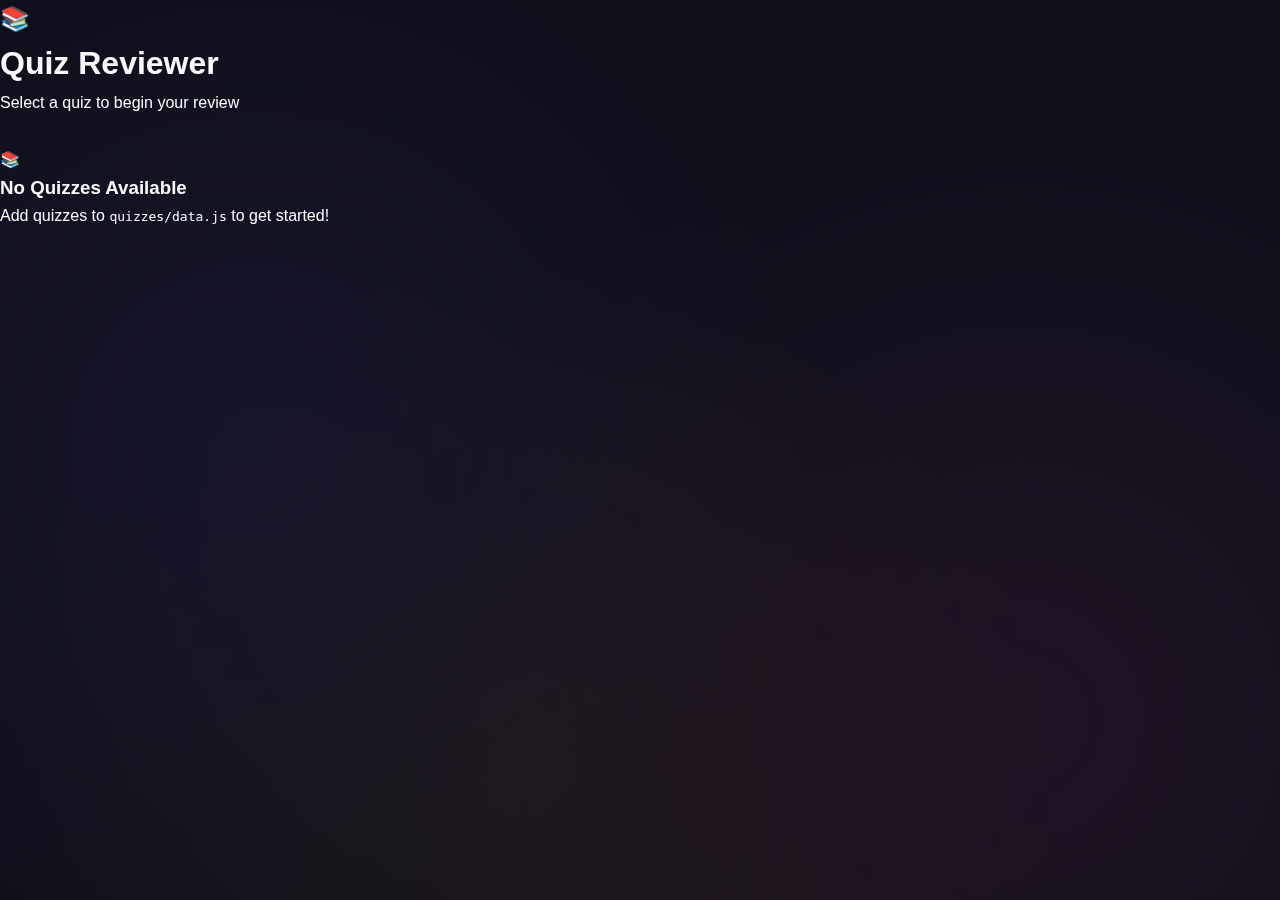
<file: quiz-reviewer/index.html>
<!DOCTYPE html>
<html lang="en">
<head>
    <meta charset="UTF-8">
    <meta name="viewport" content="width=device-width, initial-scale=1.0">
    <title>Quiz Reviewer</title>
    <meta name="description" content="Interactive quiz reviewer with beautiful UI">
    <link rel="stylesheet" href="css/styles.css">
</head>
<body>
    <!-- Background Pattern -->
    <div class="bg-pattern"></div>

    <!-- Quiz Selection Screen -->
    <div class="screen" id="selection-screen">
        <div class="container">
            <!-- Header -->
            <div class="header">
                <div class="logo">📚</div>
                <h1>Quiz Reviewer</h1>
                <p>Select a quiz to begin your review</p>
            </div>
            
            <!-- Quiz List -->
            <div class="quiz-list" id="quiz-list">
                <!-- Quizzes will be loaded here dynamically -->
            </div>
        </div>
    </div>

    <!-- Quiz Screen -->
    <div class="screen hidden" id="quiz-screen">
        <!-- Quiz Header -->
        <div class="quiz-header">
            <button class="back-btn" onclick="exitQuiz()" aria-label="Exit quiz">
                <svg width="24" height="24" viewBox="0 0 24 24" fill="none" stroke="currentColor" stroke-width="2">
                    <path d="M19 12H5M12 19l-7-7 7-7"/>
                </svg>
            </button>
            <div class="quiz-info">
                <h2 id="quiz-title">Quiz</h2>
                <div class="timer" id="timer">00:00</div>
            </div>
        </div>

        <!-- Progress Bar -->
        <div class="progress-bar">
            <div class="progress-fill" id="progress-fill"></div>
        </div>

        <!-- Question Container -->
        <div class="question-container">
            <div class="question-number" id="question-number">Question 1 of 10</div>
            <div class="question-text" id="question-text"></div>
            <div class="options-list" id="options"></div>
        </div>

        <!-- Quiz Controls -->
        <div class="quiz-controls">
            <button class="btn btn-secondary" id="prev-btn" onclick="previousQuestion()" disabled>
                <svg width="20" height="20" viewBox="0 0 24 24" fill="none" stroke="currentColor" stroke-width="2">
                    <path d="M19 12H5M12 19l-7-7 7-7"/>
                </svg>
                Previous
            </button>
            <span class="question-indicator" id="question-indicator">1 / 10</span>
            <button class="btn btn-primary" id="next-btn" onclick="nextQuestion()">
                Next
                <svg width="20" height="20" viewBox="0 0 24 24" fill="none" stroke="currentColor" stroke-width="2">
                    <path d="M5 12h14M12 5l7 7-7 7"/>
                </svg>
            </button>
        </div>
    </div>

    <!-- Results Screen -->
    <div class="screen hidden" id="results-screen">
        <div class="container">
            <!-- Results Header -->
            <div class="results-header">
                <div class="score-circle">
                    <svg class="score-ring" width="200" height="200">
                        <circle class="ring-bg" cx="100" cy="100" r="85"/>
                        <circle class="ring-fill" id="score-ring" cx="100" cy="100" r="85"/>
                    </svg>
                    <div class="score-text">
                        <div class="score-percent" id="score-percent">0%</div>
                        <div class="score-label">Score</div>
                    </div>
                </div>
                
                <h2>Quiz Complete!</h2>
                
                <div class="results-summary">
                    <div class="summary-item">
                        <span class="summary-label">Correct</span>
                        <span class="summary-value correct" id="correct-count">0</span>
                    </div>
                    <div class="summary-item">
                        <span class="summary-label">Incorrect</span>
                        <span class="summary-value incorrect" id="incorrect-count">0</span>
                    </div>
                    <div class="summary-item">
                        <span class="summary-label">Time</span>
                        <span class="summary-value" id="total-time">0:00</span>
                    </div>
                </div>
            </div>

            <!-- Results Details -->
            <div class="results-details" id="results-details">
                <!-- Detailed results will be inserted here -->
            </div>

            <!-- Results Actions -->
            <div class="results-actions">
                <button class="btn btn-primary" onclick="retakeQuiz()">
                    <svg width="20" height="20" viewBox="0 0 24 24" fill="none" stroke="currentColor" stroke-width="2">
                        <polyline points="1 4 1 10 7 10"/>
                        <path d="M3.51 15a9 9 0 1 0 2.13-9.36L1 10"/>
                    </svg>
                    Retake Quiz
                </button>
                <button class="btn btn-secondary" onclick="backToSelection()">
                    Choose Another Quiz
                </button>
            </div>
        </div>
    </div>

    <!-- Scripts -->
    <script src="js/quiz.js"></script>
    <script src="js/app.js"></script>
</body>
</html>
</file>
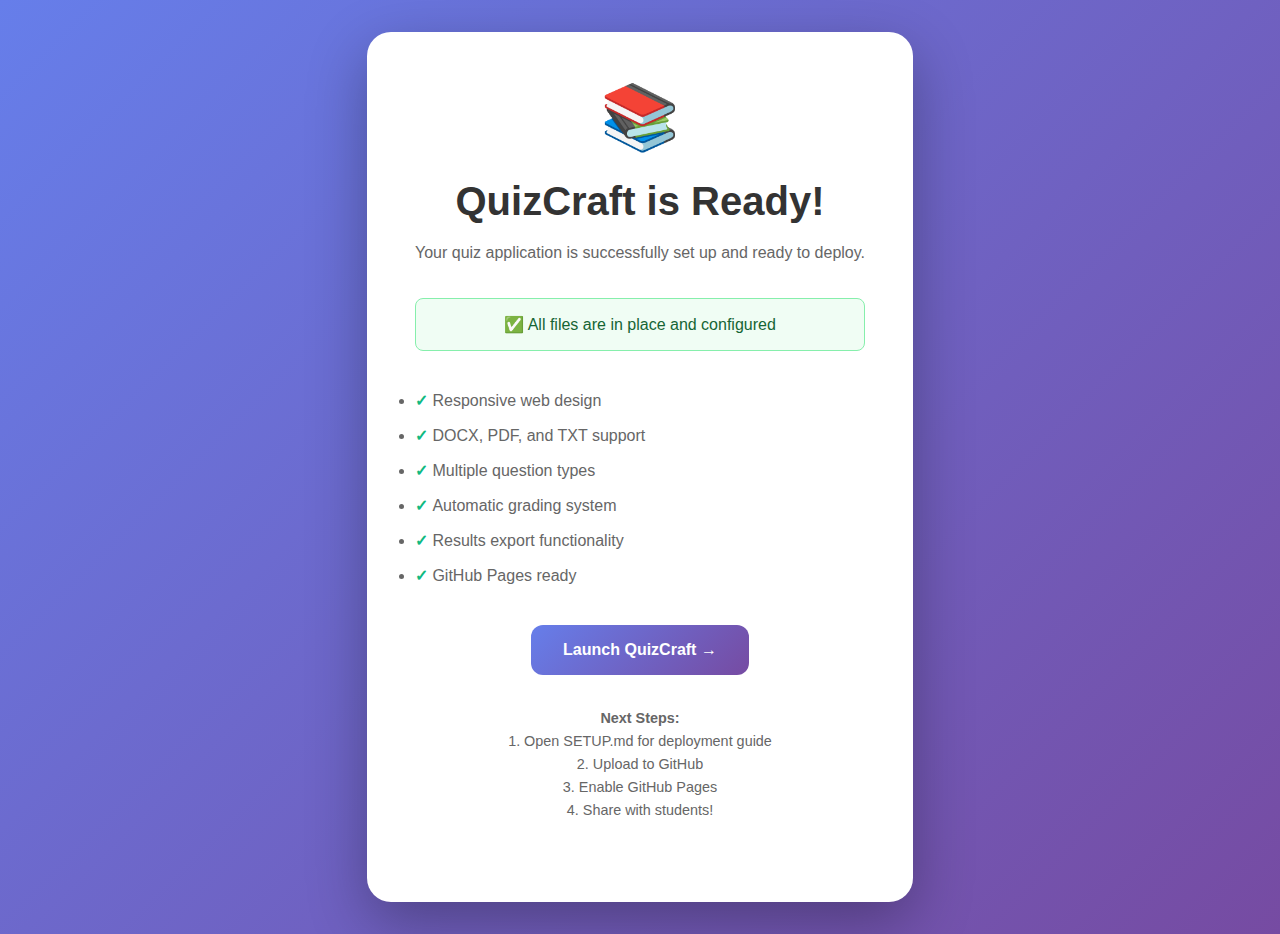
<file: quiz-web/start.html>
<!DOCTYPE html>
<html lang="en">
<head>
    <meta charset="UTF-8">
    <meta name="viewport" content="width=device-width, initial-scale=1.0">
    <title>QuizCraft - Local Test</title>
    <style>
        * { margin: 0; padding: 0; box-sizing: border-box; }
        body {
            font-family: -apple-system, BlinkMacSystemFont, 'Segoe UI', sans-serif;
            background: linear-gradient(135deg, #667eea 0%, #764ba2 100%);
            min-height: 100vh;
            display: flex;
            align-items: center;
            justify-content: center;
            padding: 2rem;
        }
        .container {
            background: white;
            border-radius: 1.5rem;
            padding: 3rem;
            max-width: 600px;
            box-shadow: 0 20px 60px rgba(0,0,0,0.3);
            text-align: center;
        }
        h1 {
            font-size: 2.5rem;
            margin-bottom: 1rem;
            color: #333;
        }
        .emoji {
            font-size: 4rem;
            margin-bottom: 1.5rem;
        }
        p {
            color: #666;
            line-height: 1.6;
            margin-bottom: 2rem;
        }
        .btn {
            display: inline-block;
            background: linear-gradient(135deg, #667eea 0%, #764ba2 100%);
            color: white;
            padding: 1rem 2rem;
            border-radius: 0.75rem;
            text-decoration: none;
            font-weight: 600;
            transition: transform 0.2s;
        }
        .btn:hover {
            transform: translateY(-2px);
        }
        .status {
            margin-top: 2rem;
            padding: 1rem;
            background: #f0fdf4;
            border: 1px solid #86efac;
            border-radius: 0.5rem;
            color: #166534;
        }
        .checklist {
            text-align: left;
            margin: 2rem 0;
        }
        .checklist li {
            padding: 0.5rem 0;
            color: #666;
        }
        .checklist li::before {
            content: "✓ ";
            color: #10b981;
            font-weight: bold;
        }
    </style>
</head>
<body>
    <div class="container">
        <div class="emoji">📚</div>
        <h1>QuizCraft is Ready!</h1>
        <p>Your quiz application is successfully set up and ready to deploy.</p>
        
        <div class="status">
            ✅ All files are in place and configured
        </div>
        
        <ul class="checklist">
            <li>Responsive web design</li>
            <li>DOCX, PDF, and TXT support</li>
            <li>Multiple question types</li>
            <li>Automatic grading system</li>
            <li>Results export functionality</li>
            <li>GitHub Pages ready</li>
        </ul>
        
        <a href="index.html" class="btn">Launch QuizCraft →</a>
        
        <p style="margin-top: 2rem; font-size: 0.9rem;">
            <strong>Next Steps:</strong><br>
            1. Open SETUP.md for deployment guide<br>
            2. Upload to GitHub<br>
            3. Enable GitHub Pages<br>
            4. Share with students!
        </p>
    </div>
</body>
</html>
</file>
<file: quiz-reviewer/css/styles.css>
:root {
    /* Color Palette - Educational Tech Aesthetic */
    --primary: #6366f1;
    --primary-dark: #4f46e5;
    --primary-light: #818cf8;
    --secondary: #ec4899;
    --accent: #f59e0b;
    --success: #10b981;
    --error: #ef4444;
    --warning: #f59e0b;
    
    /* Neutrals */
    --bg-primary: #0f0f1a;
    --bg-secondary: #1a1a2e;
    --bg-tertiary: #252538;
    --surface: #2a2a3e;
    --surface-hover: #33334a;
    
    --text-primary: #f8fafc;
    --text-secondary: #cbd5e1;
    --text-muted: #94a3b8;
    
    /* Borders */
    --border: #334155;
    --border-light: #475569;
    
    /* Shadows */
    --shadow-sm: 0 2px 8px rgba(0, 0, 0, 0.3);
    --shadow-md: 0 4px 16px rgba(0, 0, 0, 0.4);
    --shadow-lg: 0 8px 32px rgba(0, 0, 0, 0.5);
    --shadow-glow: 0 0 40px rgba(99, 102, 241, 0.3);
    
    /* Typography */
    --font-display: 'Outfit', sans-serif;
    --font-mono: 'JetBrains Mono', monospace;
    
    /* Spacing */
    --space-xs: 0.5rem;
    --space-sm: 1rem;
    --space-md: 1.5rem;
    --space-lg: 2rem;
    --space-xl: 3rem;
    --space-2xl: 4rem;
    
    /* Animations */
    --transition-fast: 150ms cubic-bezier(0.4, 0, 0.2, 1);
    --transition-base: 250ms cubic-bezier(0.4, 0, 0.2, 1);
    --transition-slow: 400ms cubic-bezier(0.4, 0, 0.2, 1);
}

* {
    margin: 0;
    padding: 0;
    box-sizing: border-box;
}

html {
    scroll-behavior: smooth;
}

body {
    font-family: var(--font-display);
    background: var(--bg-primary);
    color: var(--text-primary);
    line-height: 1.6;
    overflow-x: hidden;
    position: relative;
}

/* Background Pattern */
.bg-pattern {
    position: fixed;
    top: 0;
    left: 0;
    width: 100%;
    height: 100%;
    z-index: -1;
    background: 
        radial-gradient(circle at 20% 50%, rgba(99, 102, 241, 0.08) 0%, transparent 50%),
        radial-gradient(circle at 80% 80%, rgba(236, 72, 153, 0.08) 0%, transparent 50%),
        radial-gradient(circle at 40% 90%, rgba(245, 158, 11, 0.05) 0%, transparent 50%);
    background-size: 100% 100%;
    animation: bgShift 20s ease-in-out infinite alternate;
}

@keyframes bgShift {
    0% { transform: translate(0, 0) scale(1); }
    100% { transform: translate(-20px, 20px) scale(1.05); }
}

/* Navigation */
.navbar {
    position: sticky;
    top: 0;
    z-index: 100;
    background: rgba(15, 15, 26, 0.8);
    backdrop-filter: blur(20px);
    border-bottom: 1px solid var(--border);
    animation: slideDown 0.6s ease-out;
}

@keyframes slideDown {
    from {
        transform: translateY(-100%);
        opacity: 0;
    }
    to {
        transform: translateY(0);
        opacity: 1;
    }
}

.nav-container {
    max-width: 1400px;
    margin: 0 auto;
    padding: 1.2rem 2rem;
    display: flex;
    justify-content: space-between;
    align-items: center;
}

.logo {
    display: flex;
    align-items: center;
    gap: 0.75rem;
    font-weight: 800;
    font-size: 1.5rem;
    color: var(--text-primary);
}

.logo-icon {
    font-size: 2rem;
    animation: bounce 2s ease-in-out infinite;
}

@keyframes bounce {
    0%, 100% { transform: translateY(0); }
    50% { transform: translateY(-5px); }
}

.nav-links {
    display: flex;
    gap: 2rem;
    align-items: center;
}

.nav-link {
    color: var(--text-secondary);
    text-decoration: none;
    font-weight: 600;
    font-size: 0.95rem;
    transition: color var(--transition-base);
    position: relative;
}

.nav-link::after {
    content: '';
    position: absolute;
    bottom: -4px;
    left: 0;
    width: 0;
    height: 2px;
    background: var(--primary);
    transition: width var(--transition-base);
}

.nav-link:hover,
.nav-link.active {
    color: var(--primary-light);
}

.nav-link:hover::after,
.nav-link.active::after {
    width: 100%;
}

.github-link {
    display: flex;
    align-items: center;
    gap: 0.5rem;
    padding: 0.5rem 1rem;
    border: 1px solid var(--border);
    border-radius: 0.5rem;
    transition: all var(--transition-base);
}

.github-link:hover {
    border-color: var(--primary);
    background: rgba(99, 102, 241, 0.1);
}

/* Hero Section */
.hero {
    max-width: 1400px;
    margin: 0 auto;
    padding: 6rem 2rem;
    display: grid;
    grid-template-columns: 1fr 1fr;
    gap: 4rem;
    align-items: center;
    min-height: calc(100vh - 80px);
}

.hero-content {
    animation: fadeInLeft 0.8s ease-out;
}

@keyframes fadeInLeft {
    from {
        opacity: 0;
        transform: translateX(-30px);
    }
    to {
        opacity: 1;
        transform: translateX(0);
    }
}

.hero-badge {
    display: inline-flex;
    align-items: center;
    gap: 0.5rem;
    padding: 0.5rem 1rem;
    background: rgba(16, 185, 129, 0.1);
    border: 1px solid rgba(16, 185, 129, 0.3);
    border-radius: 2rem;
    color: var(--success);
    font-size: 0.85rem;
    font-weight: 600;
    margin-bottom: 2rem;
}

.badge-dot {
    width: 8px;
    height: 8px;
    background: var(--success);
    border-radius: 50%;
    animation: pulse 2s ease-in-out infinite;
}

@keyframes pulse {
    0%, 100% { opacity: 1; transform: scale(1); }
    50% { opacity: 0.5; transform: scale(1.2); }
}

.hero-title {
    font-size: 3.5rem;
    font-weight: 800;
    line-height: 1.1;
    margin-bottom: 1.5rem;
    background: linear-gradient(135deg, var(--text-primary) 0%, var(--primary-light) 100%);
    -webkit-background-clip: text;
    -webkit-text-fill-color: transparent;
    background-clip: text;
}

.highlight {
    display: block;
    background: linear-gradient(135deg, var(--primary) 0%, var(--secondary) 100%);
    -webkit-background-clip: text;
    -webkit-text-fill-color: transparent;
    background-clip: text;
}

.hero-description {
    font-size: 1.25rem;
    color: var(--text-secondary);
    margin-bottom: 2.5rem;
    line-height: 1.8;
}

.hero-cta {
    display: flex;
    gap: 1rem;
    flex-wrap: wrap;
}

/* Quiz Selection Grid */
.quiz-list {
    display: grid;
    grid-template-columns: repeat(auto-fit, minmax(280px, 1fr));
    gap: 1.5rem;
    margin-top: 2rem;
}

/* Quiz Selection Button */
.quiz-card {
    background: var(--surface);
    border: 1px solid var(--border);
    border-radius: 1.25rem;
    padding: 1.75rem;
    text-align: left;
    cursor: pointer;

    display: flex;
    flex-direction: column;
    gap: 0.75rem;

    color: var(--text-primary);
    font-family: var(--font-display);

    transition:
        transform var(--transition-base),
        box-shadow var(--transition-base),
        border-color var(--transition-base),
        background var(--transition-base);
}

/* Hover */
.quiz-card:hover {
    transform: translateY(-6px);
    border-color: var(--primary);
    background: var(--surface-hover);
    box-shadow: var(--shadow-glow);
}

/* Active (click) */
.quiz-card:active {
    transform: translateY(-2px);
    box-shadow: var(--shadow-md);
}

/* Focus (keyboard accessibility) */
.quiz-card:focus-visible {
    outline: none;
    border-color: var(--primary);
    box-shadow: 0 0 0 4px rgba(99, 102, 241, 0.25);
}

/* Quiz Title */
.quiz-card h3 {
    font-size: 1.25rem;
    font-weight: 700;
    margin-bottom: 0.25rem;
    line-height: 1.3;
}

/* Quiz Description */
.quiz-card p {
    color: var(--text-secondary);
    font-size: 0.95rem;
    line-height: 1.6;
}

/* Quiz Meta (question count) */
.quiz-card small {
    margin-top: auto;
    color: var(--text-muted);
    font-weight: 600;
    font-size: 0.85rem;
    letter-spacing: 0.02em;
}


/* Buttons */
.btn {
    display: inline-flex;
    align-items: center;
    gap: 0.75rem;
    padding: 1rem 2rem;
    border: none;
    border-radius: 0.75rem;
    font-family: var(--font-display);
    font-size: 1rem;
    font-weight: 700;
    cursor: pointer;
    transition: all var(--transition-base);
    text-decoration: none;
}

.btn-primary {
    background: linear-gradient(135deg, var(--primary) 0%, var(--primary-dark) 100%);
    color: white;
    box-shadow: 0 4px 16px rgba(99, 102, 241, 0.4);
}

.btn-primary:hover {
    transform: translateY(-2px);
    box-shadow: 0 8px 24px rgba(99, 102, 241, 0.5);
}

.btn-primary:active {
    transform: translateY(0);
}

.btn-secondary {
    background: var(--surface);
    color: var(--text-primary);
    border: 1px solid var(--border);
}

.btn-secondary:hover {
    background: var(--surface-hover);
    border-color: var(--primary);
}

.btn-text {
    background: transparent;
    color: var(--text-secondary);
    padding: 0.75rem 1.5rem;
}

.btn-text:hover {
    color: var(--text-primary);
    background: rgba(255, 255, 255, 0.05);
}

.btn-primary-sm {
    background: var(--primary);
    color: white;
    padding: 0.75rem 1.5rem;
    font-size: 0.9rem;
}

/* Hero Visual */
.hero-visual {
    position: relative;
    height: 500px;
    animation: fadeInRight 0.8s ease-out;
}

@keyframes fadeInRight {
    from {
        opacity: 0;
        transform: translateX(30px);
    }
    to {
        opacity: 1;
        transform: translateX(0);
    }
}

.floating-card {
    position: absolute;
    background: var(--surface);
    border: 1px solid var(--border);
    border-radius: 1rem;
    padding: 1.5rem;
    box-shadow: var(--shadow-lg);
    animation: float 3s ease-in-out infinite;
}

.floating-card:nth-child(1) {
    top: 10%;
    left: 0;
    animation-delay: 0s;
}

.floating-card:nth-child(2) {
    top: 15%;
    right: 10%;
    animation-delay: 0.5s;
}

.floating-card:nth-child(3) {
    bottom: 30%;
    left: 20%;
    animation-delay: 1s;
}

.floating-card:nth-child(4) {
    bottom: 10%;
    right: 0;
    animation-delay: 1.5s;
}

@keyframes float {
    0%, 100% { transform: translateY(0) rotate(0deg); }
    50% { transform: translateY(-20px) rotate(2deg); }
}

.card-icon {
    font-size: 2rem;
    margin-bottom: 0.5rem;
}

.card-text {
    font-weight: 600;
    color: var(--text-secondary);
}

/* Sections */
section {
    padding: 6rem 2rem;
}

.section-header {
    text-align: center;
    margin-bottom: 4rem;
}

.section-title {
    font-size: 3rem;
    font-weight: 800;
    margin-bottom: 1rem;
    background: linear-gradient(135deg, var(--text-primary) 0%, var(--primary-light) 100%);
    -webkit-background-clip: text;
    -webkit-text-fill-color: transparent;
    background-clip: text;
}

.section-subtitle {
    font-size: 1.25rem;
    color: var(--text-secondary);
}

/* Features Grid */
.features {
    max-width: 1400px;
    margin: 0 auto;
}

.features-grid {
    display: grid;
    grid-template-columns: repeat(auto-fit, minmax(350px, 1fr));
    gap: 2rem;
}

.feature-card {
    background: var(--surface);
    border: 1px solid var(--border);
    border-radius: 1.5rem;
    padding: 2.5rem;
    transition: all var(--transition-base);
    animation: fadeInUp 0.6s ease-out backwards;
}

.feature-card:nth-child(1) { animation-delay: 0.1s; }
.feature-card:nth-child(2) { animation-delay: 0.2s; }
.feature-card:nth-child(3) { animation-delay: 0.3s; }
.feature-card:nth-child(4) { animation-delay: 0.4s; }
.feature-card:nth-child(5) { animation-delay: 0.5s; }
.feature-card:nth-child(6) { animation-delay: 0.6s; }

@keyframes fadeInUp {
    from {
        opacity: 0;
        transform: translateY(30px);
    }
    to {
        opacity: 1;
        transform: translateY(0);
    }
}

.feature-card:hover {
    transform: translateY(-8px);
    border-color: var(--primary);
    box-shadow: var(--shadow-glow);
}

.feature-icon {
    font-size: 3rem;
    margin-bottom: 1.5rem;
}

.feature-card h3 {
    font-size: 1.5rem;
    font-weight: 700;
    margin-bottom: 1rem;
}

.feature-card p {
    color: var(--text-secondary);
    line-height: 1.8;
}

/* How It Works */
.how-it-works {
    max-width: 1400px;
    margin: 0 auto;
    background: var(--bg-secondary);
}

.steps-container {
    display: flex;
    align-items: center;
    justify-content: center;
    gap: 2rem;
    max-width: 1200px;
    margin: 0 auto;
}

.step {
    flex: 1;
    text-align: center;
    animation: fadeInUp 0.6s ease-out backwards;
}

.step:nth-child(odd) { animation-delay: 0.2s; }
.step:nth-child(even) { animation-delay: 0.4s; }

.step-number {
    width: 80px;
    height: 80px;
    background: linear-gradient(135deg, var(--primary) 0%, var(--secondary) 100%);
    border-radius: 50%;
    display: flex;
    align-items: center;
    justify-content: center;
    font-size: 2rem;
    font-weight: 800;
    margin: 0 auto 1.5rem;
    box-shadow: 0 8px 24px rgba(99, 102, 241, 0.4);
}

.step-content h3 {
    font-size: 1.5rem;
    font-weight: 700;
    margin-bottom: 1rem;
}

.step-content p {
    color: var(--text-secondary);
    line-height: 1.8;
}

.step-connector {
    width: 100px;
    height: 2px;
    background: linear-gradient(90deg, var(--primary) 0%, var(--secondary) 100%);
    position: relative;
}

.step-connector::after {
    content: '→';
    position: absolute;
    right: -15px;
    top: -10px;
    font-size: 1.5rem;
    color: var(--primary);
}

/* Quiz App */
.quiz-app {
    max-width: 900px;
    margin: 0 auto;
    min-height: 80vh;
}

.app-container {
    background: var(--surface);
    border: 1px solid var(--border);
    border-radius: 2rem;
    padding: 3rem;
    box-shadow: var(--shadow-lg);
}

.screen {
    animation: fadeIn 0.4s ease-out;
}

.screen.hidden {
    display: none;
}

@keyframes fadeIn {
    from { opacity: 0; transform: scale(0.95); }
    to { opacity: 1; transform: scale(1); }
}

/* Upload Screen */
.upload-area {
    text-align: center;
    padding: 3rem;
    border: 2px dashed var(--border);
    border-radius: 1.5rem;
    margin-bottom: 3rem;
    transition: all var(--transition-base);
}

.upload-area:hover {
    border-color: var(--primary);
    background: rgba(99, 102, 241, 0.05);
}

.upload-icon {
    margin-bottom: 1.5rem;
    color: var(--primary);
}

.upload-area h2 {
    font-size: 1.75rem;
    margin-bottom: 0.5rem;
}

.upload-area p {
    color: var(--text-secondary);
    margin-bottom: 2rem;
}

.btn-upload {
    background: var(--primary);
    color: white;
}

.supported-formats {
    display: flex;
    gap: 1rem;
    justify-content: center;
    margin-top: 1.5rem;
}

.format-badge {
    padding: 0.5rem 1rem;
    background: var(--bg-tertiary);
    border: 1px solid var(--border);
    border-radius: 0.5rem;
    font-size: 0.85rem;
    font-weight: 600;
    font-family: var(--font-mono);
    color: var(--text-secondary);
}

.divider {
    text-align: center;
    position: relative;
    margin: 3rem 0;
}

.divider::before {
    content: '';
    position: absolute;
    top: 50%;
    left: 0;
    right: 0;
    height: 1px;
    background: var(--border);
}

.divider span {
    position: relative;
    background: var(--surface);
    padding: 0 1rem;
    color: var(--text-muted);
    font-weight: 600;
}

.paste-area {
    margin-bottom: 3rem;
}

.paste-area h3 {
    font-size: 1.5rem;
    margin-bottom: 1rem;
}

.paste-area textarea {
    width: 100%;
    min-height: 300px;
    background: var(--bg-tertiary);
    border: 1px solid var(--border);
    border-radius: 1rem;
    padding: 1.5rem;
    color: var(--text-primary);
    font-family: var(--font-mono);
    font-size: 0.9rem;
    resize: vertical;
    margin-bottom: 1rem;
}

.paste-area textarea:focus {
    outline: none;
    border-color: var(--primary);
}

.answer-key-section {
    background: var(--bg-tertiary);
    border-radius: 1.5rem;
    padding: 2rem;
}

.answer-key-section h3 {
    font-size: 1.25rem;
    margin-bottom: 0.5rem;
}

.answer-key-section p {
    color: var(--text-secondary);
    margin-bottom: 1.5rem;
}

.answer-key-options {
    display: flex;
    gap: 1rem;
    flex-wrap: wrap;
}

.answer-key-paste {
    margin-top: 1.5rem;
}

.answer-key-paste textarea {
    width: 100%;
    min-height: 150px;
    background: var(--surface);
    border: 1px solid var(--border);
    border-radius: 0.75rem;
    padding: 1rem;
    color: var(--text-primary);
    font-family: var(--font-mono);
    font-size: 0.9rem;
    margin-bottom: 1rem;
}

/* Quiz Screen */
.quiz-header {
    display: flex;
    justify-content: space-between;
    align-items: start;
    margin-bottom: 2rem;
}

.quiz-info h2 {
    font-size: 2rem;
    margin-bottom: 0.5rem;
}

.quiz-meta {
    display: flex;
    gap: 2rem;
}

.meta-item {
    display: flex;
    align-items: center;
    gap: 0.5rem;
    color: var(--text-secondary);
    font-size: 0.95rem;
}

.meta-icon {
    font-size: 1.2rem;
}

.progress-bar {
    height: 8px;
    background: var(--bg-tertiary);
    border-radius: 1rem;
    overflow: hidden;
    margin-bottom: 3rem;
}

.progress-fill {
    height: 100%;
    background: linear-gradient(90deg, var(--primary) 0%, var(--secondary) 100%);
    border-radius: 1rem;
    transition: width var(--transition-slow);
}

.question-container {
    min-height: 400px;
    margin-bottom: 3rem;
}

.question-card {
    animation: slideIn 0.4s ease-out;
}

@keyframes slideIn {
    from {
        opacity: 0;
        transform: translateX(20px);
    }
    to {
        opacity: 1;
        transform: translateX(0);
    }
}

.question-text {
    font-size: 1.5rem;
    font-weight: 600;
    margin-bottom: 2rem;
    line-height: 1.6;
}

.options-list {
    display: flex;
    flex-direction: column;
    gap: 1rem;
}

.option {
    background: var(--bg-tertiary);
    border: 2px solid var(--border);
    border-radius: 1rem;
    padding: 1.25rem 1.5rem;
    cursor: pointer;
    transition: all var(--transition-base);
    display: flex;
    align-items: center;
    gap: 1rem;
}

.option:hover {
    border-color: var(--primary);
    background: rgba(99, 102, 241, 0.1);
}

.option.selected {
    border-color: var(--primary);
    background: rgba(99, 102, 241, 0.15);
    box-shadow: 0 0 0 4px rgba(99, 102, 241, 0.1);
}

.option.correct {
    border-color: var(--success);
    background: rgba(16, 185, 129, 0.1);
}

.option.incorrect {
    border-color: var(--error);
    background: rgba(239, 68, 68, 0.1);
}

.option-label {
    width: 32px;
    height: 32px;
    background: var(--surface);
    border: 2px solid var(--border);
    border-radius: 50%;
    display: flex;
    align-items: center;
    justify-content: center;
    font-weight: 700;
    flex-shrink: 0;
}

.option.selected .option-label {
    background: var(--primary);
    border-color: var(--primary);
    color: white;
}

.option-text {
    flex: 1;
    font-size: 1.05rem;
}

.text-input {
    width: 100%;
    background: var(--bg-tertiary);
    border: 2px solid var(--border);
    border-radius: 1rem;
    padding: 1.25rem;
    color: var(--text-primary);
    font-family: var(--font-display);
    font-size: 1.05rem;
    transition: all var(--transition-base);
}

.text-input:focus {
    outline: none;
    border-color: var(--primary);
    background: rgba(99, 102, 241, 0.05);
}

.quiz-controls {
    display: flex;
    justify-content: space-between;
    align-items: center;
    padding-top: 2rem;
    border-top: 1px solid var(--border);
}

.question-indicator {
    font-size: 1.1rem;
    font-weight: 600;
    color: var(--text-secondary);
}

/* Results Screen */
.results-header {
    text-align: center;
    margin-bottom: 3rem;
}

.score-circle {
    position: relative;
    width: 200px;
    height: 200px;
    margin: 0 auto 2rem;
}

.score-ring {
    transform: rotate(-90deg);
}

.ring-bg {
    fill: none;
    stroke: var(--bg-tertiary);
    stroke-width: 12;
}

.ring-fill {
    fill: none;
    stroke: url(#scoreGradient);
    stroke-width: 12;
    stroke-linecap: round;
    stroke-dasharray: 534;
    stroke-dashoffset: 534;
    transition: stroke-dashoffset 1s ease-out;
}

.score-text {
    position: absolute;
    top: 50%;
    left: 50%;
    transform: translate(-50%, -50%);
    text-align: center;
}

.score-percent {
    font-size: 3rem;
    font-weight: 800;
    background: linear-gradient(135deg, var(--primary) 0%, var(--secondary) 100%);
    -webkit-background-clip: text;
    -webkit-text-fill-color: transparent;
    background-clip: text;
}

.score-label {
    font-size: 1rem;
    color: var(--text-secondary);
    font-weight: 600;
}

.results-header h2 {
    font-size: 2.5rem;
    margin-bottom: 2rem;
}

.results-summary {
    display: flex;
    gap: 3rem;
    justify-content: center;
}

.summary-item {
    text-align: center;
}

.summary-label {
    display: block;
    color: var(--text-secondary);
    font-size: 0.9rem;
    margin-bottom: 0.5rem;
}

.summary-value {
    font-size: 2rem;
    font-weight: 800;
}

.summary-value.correct {
    color: var(--success);
}

.summary-value.incorrect {
    color: var(--error);
}

.results-details {
    margin-bottom: 3rem;
}

.result-item {
    background: var(--bg-tertiary);
    border-radius: 1rem;
    padding: 1.5rem;
    margin-bottom: 1rem;
    border-left: 4px solid var(--border);
}

.result-item.correct {
    border-left-color: var(--success);
}

.result-item.incorrect {
    border-left-color: var(--error);
}

.result-header {
    display: flex;
    align-items: start;
    gap: 1rem;
    margin-bottom: 1rem;
}

.result-icon {
    font-size: 1.5rem;
}

.result-question {
    flex: 1;
    font-weight: 600;
    font-size: 1.1rem;
}

.result-answer {
    color: var(--text-secondary);
    margin-bottom: 0.5rem;
}

.result-correct {
    color: var(--success);
    font-weight: 600;
}

.results-actions {
    display: flex;
    gap: 1rem;
    flex-wrap: wrap;
    justify-content: center;
}

/* Footer */
.footer {
    background: var(--bg-secondary);
    border-top: 1px solid var(--border);
    padding: 4rem 2rem 2rem;
}

.footer-content {
    max-width: 1400px;
    margin: 0 auto;
    display: grid;
    grid-template-columns: 2fr 1fr 1fr 1fr;
    gap: 3rem;
    margin-bottom: 3rem;
}

.footer-main p {
    color: var(--text-secondary);
    margin-top: 1rem;
    line-height: 1.8;
}

.footer-col h4 {
    font-size: 1rem;
    font-weight: 700;
    margin-bottom: 1rem;
    color: var(--text-primary);
}

.footer-col a {
    display: block;
    color: var(--text-secondary);
    text-decoration: none;
    margin-bottom: 0.75rem;
    transition: color var(--transition-base);
}

.footer-col a:hover {
    color: var(--primary);
}

.footer-bottom {
    text-align: center;
    padding-top: 2rem;
    border-top: 1px solid var(--border);
    color: var(--text-muted);
}

/* Responsive */
@media (max-width: 1024px) {
    .hero {
        grid-template-columns: 1fr;
        gap: 3rem;
    }
    
    .hero-visual {
        height: 400px;
    }
    
    .steps-container {
        flex-direction: column;
    }
    
    .step-connector {
        width: 2px;
        height: 60px;
        transform: rotate(90deg);
    }
    
    .footer-content {
        grid-template-columns: 1fr 1fr;
    }
}

@media (max-width: 768px) {
    .hero-title {
        font-size: 2.5rem;
    }
    
    .section-title {
        font-size: 2rem;
    }
    
    .features-grid {
        grid-template-columns: 1fr;
    }
    
    .nav-links {
        gap: 1rem;
        font-size: 0.9rem;
    }
    
    .quiz-controls {
        flex-direction: column;
        gap: 1rem;
    }
    
    .footer-content {
        grid-template-columns: 1fr;
    }
}

/* Utilities */
.hidden {
    display: none !important;
}
</file>
